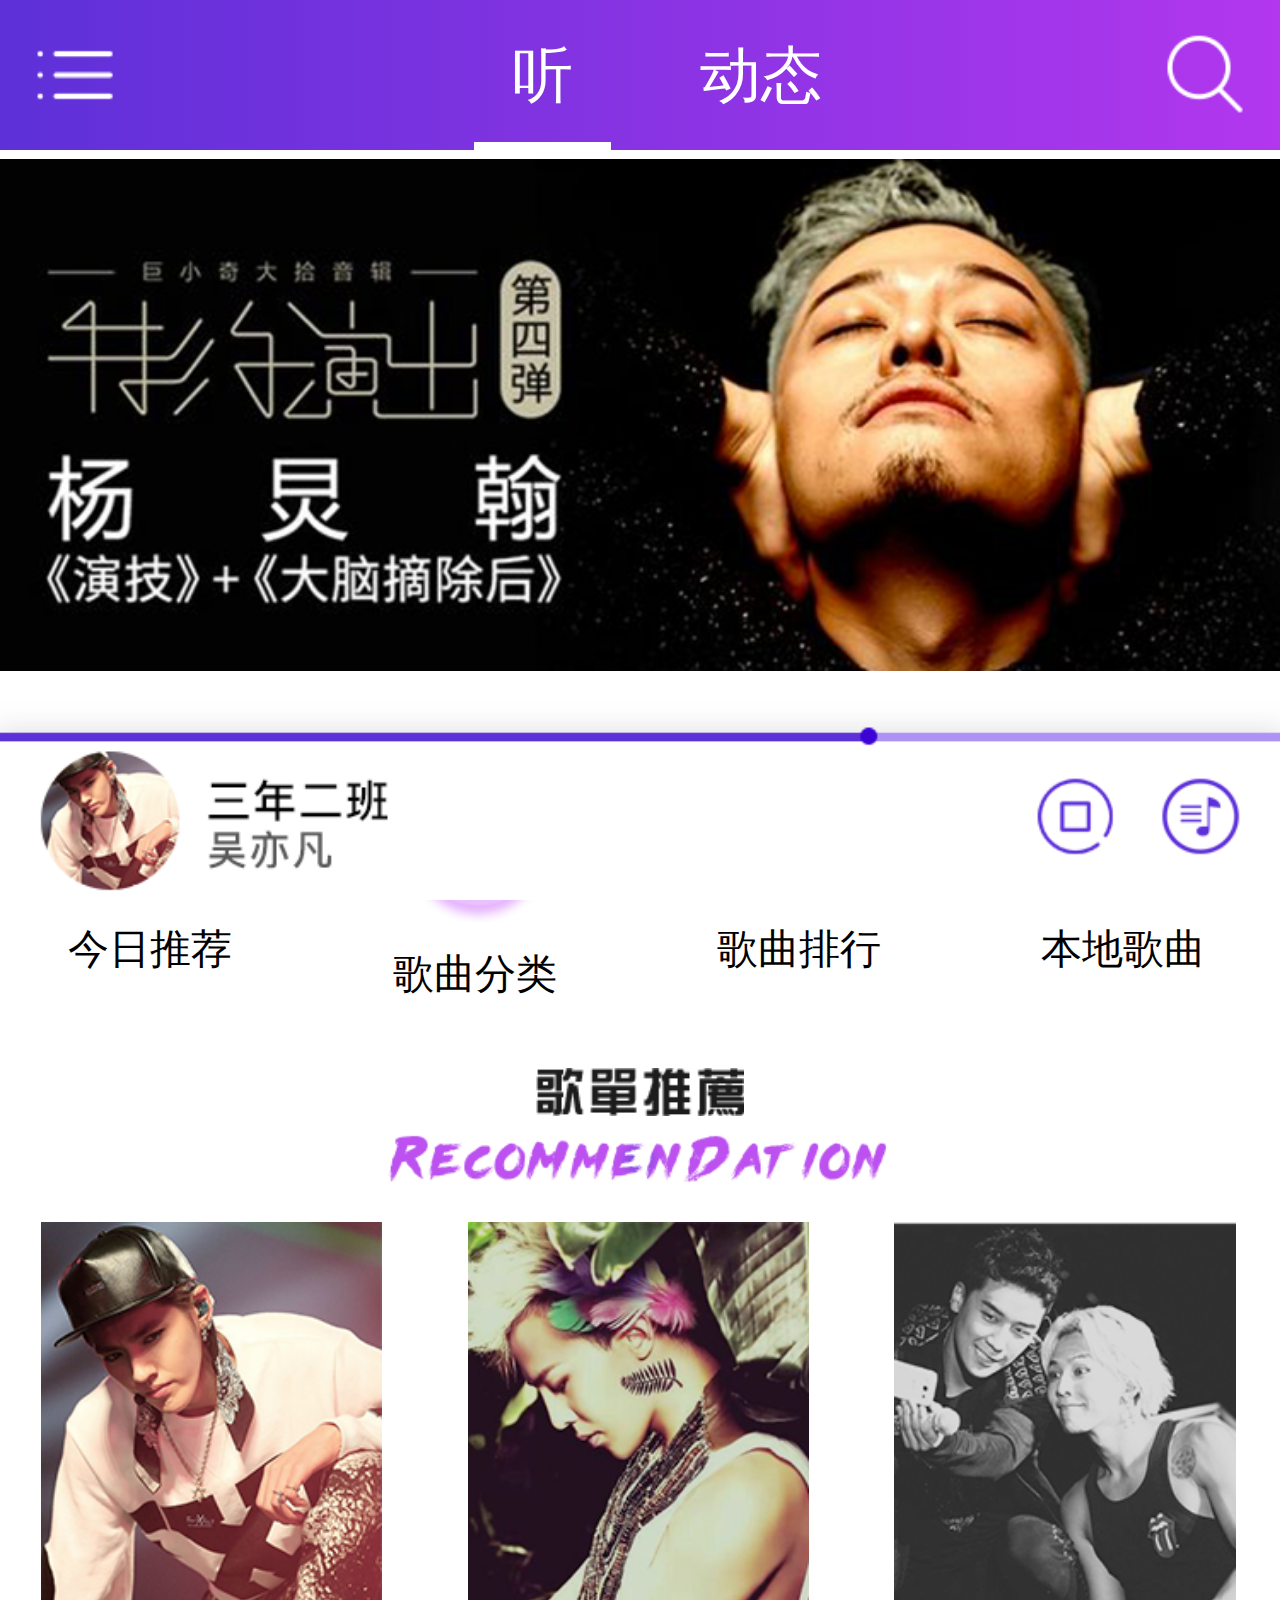
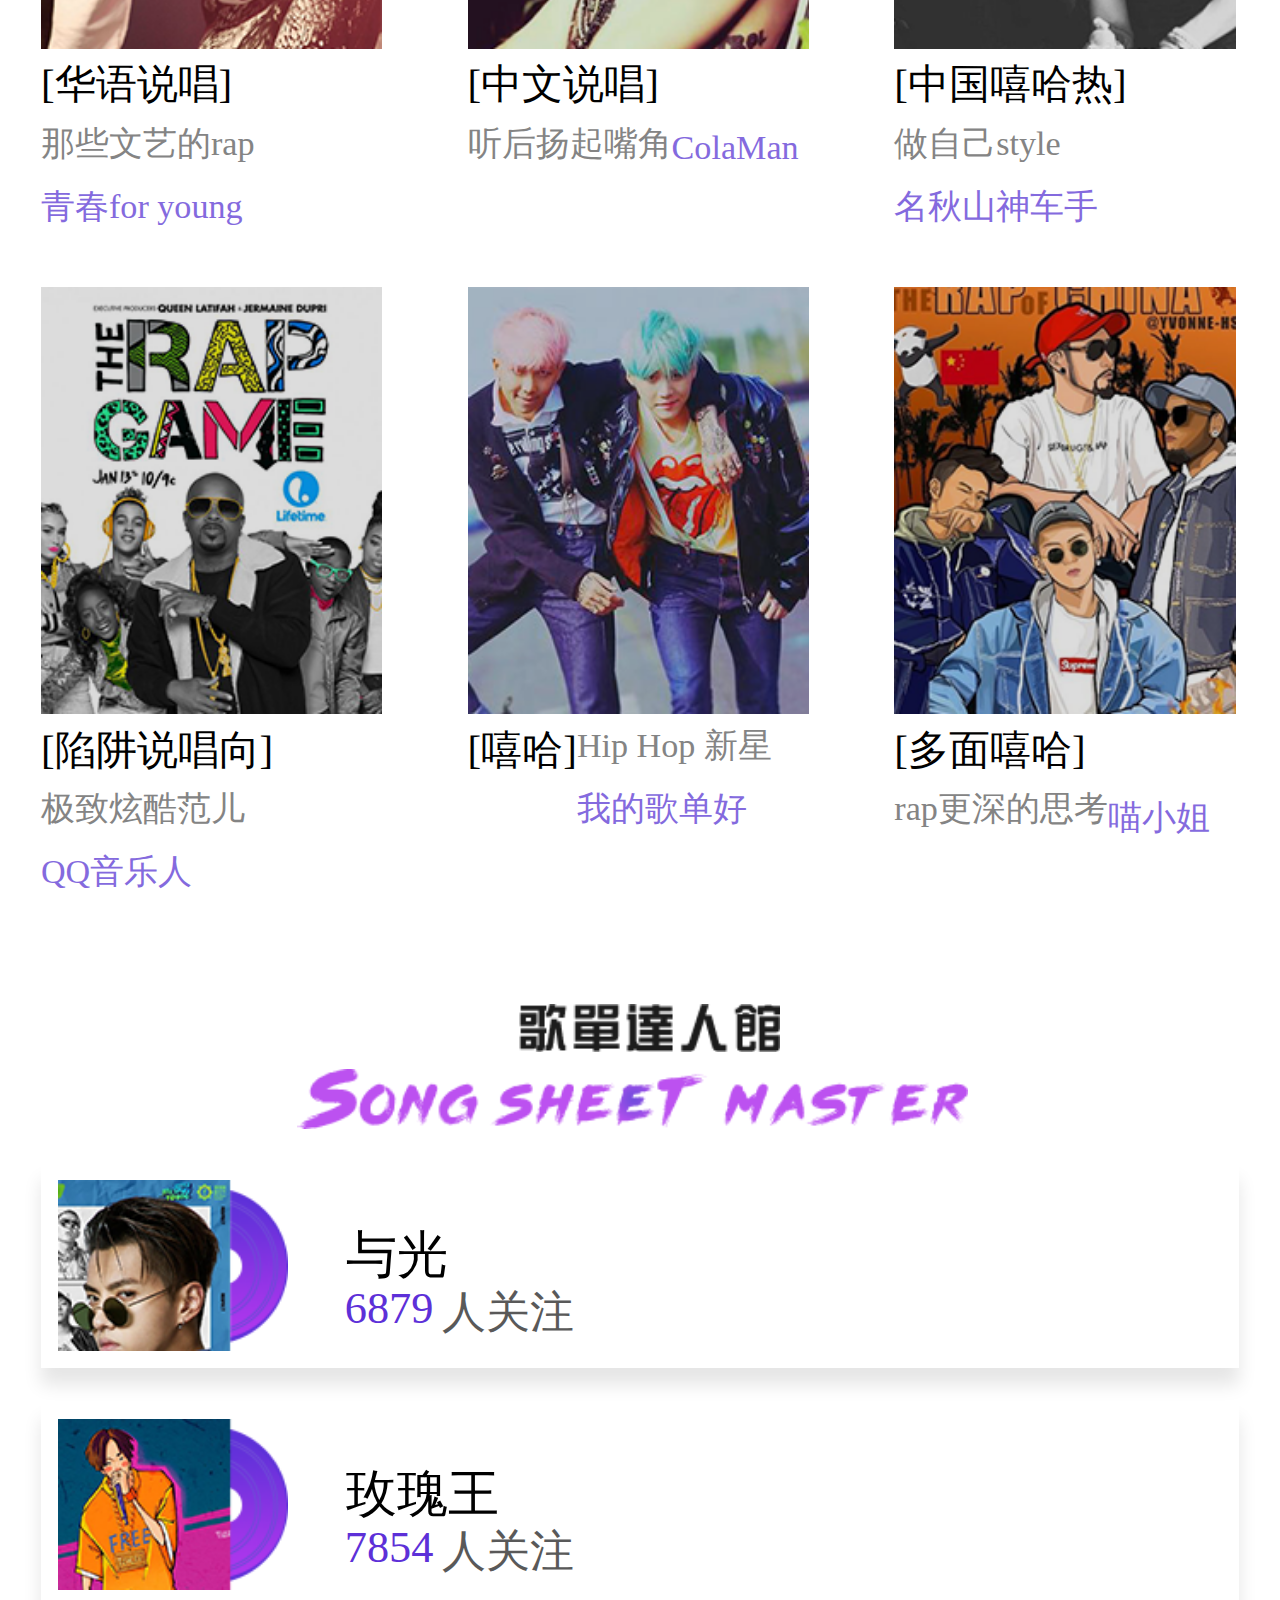
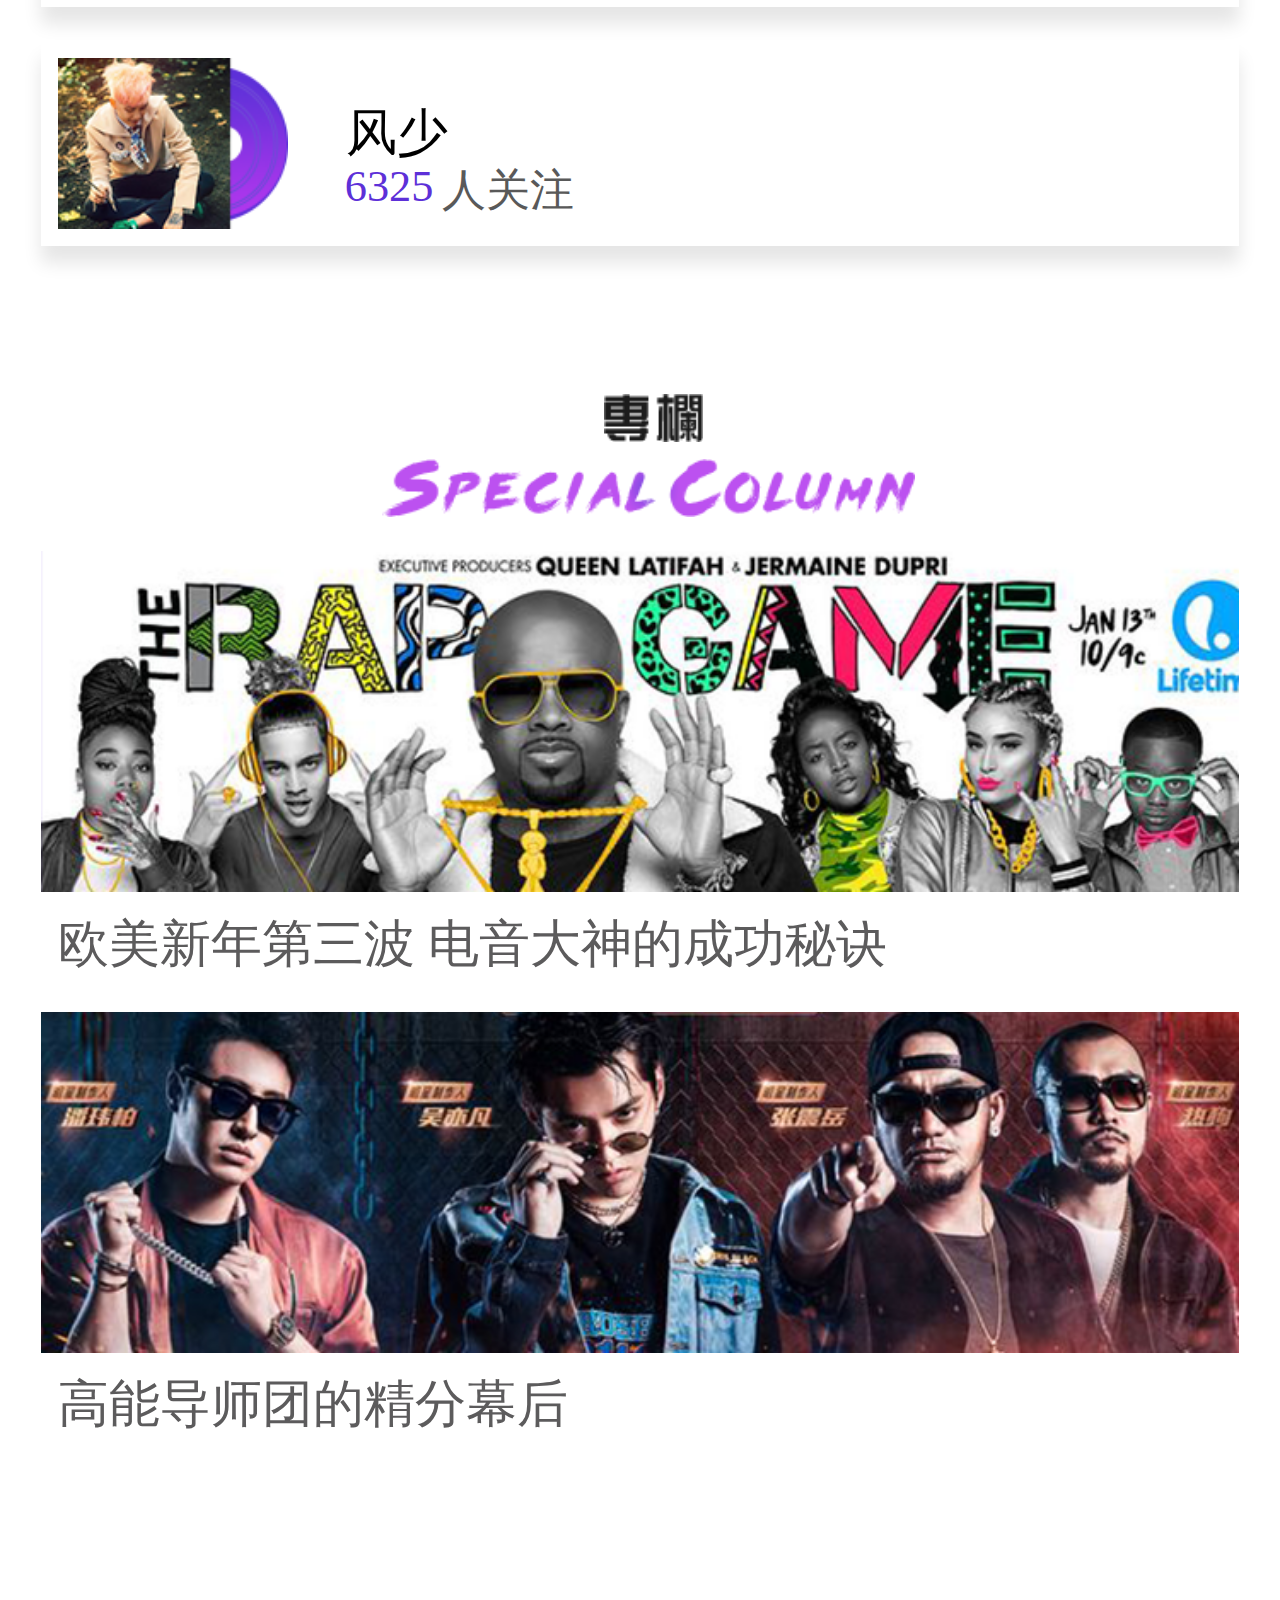
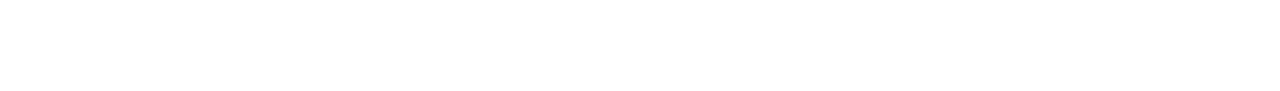
<file: index.html>
<!DOCTYPE html>
<html lang="en">
<head>
	<meta charset="UTF-8">
	<meta name="viewport" content="width=device-width,initial-scale=1.0,maximum-scale=1.0,user-scalable=0">
	<title>说唱家官网首页</title>
	<link rel="stylesheet" href="css/swiper.css">
	<link rel="stylesheet" href="css/index.css">
	<script src="js/rem.js"></script>
	<script src="js/swiper-jquery.js"></script>
	<script src="js/swiper.js"></script>
</head>
<body>
	<!--导航开始  -->
	<div class="daohang">
		<a href="geren.html"><div class="xuanxiang"></div></a>
		<div class="ting">听</div>
		<div class="dongtai">动态</div>
		<div class="search"></div>
		<div class="xuanzhong"></div>
	</div>
	<div class="ooo"></div>
	<!-- 导航结束 -->
	<!-- banner开始 -->
	<div class="swiper-container banner">
    <div class="swiper-wrapper">
        <div class="swiper-slide">
        	<img src="img/banner.png" alt="">
        </div>
        <div class="swiper-slide">
        	<img src="img/banner2.png" alt="">
        </div>
        <div class="swiper-slide">Slide 3</div>
    </div>
	</div>
    <!-- 如果需要分页器 -->
    <!-- <div class="swiper-pagination"></div> -->
	
	<!-- banner结束 -->
	
	<!-- 主要内容开始 -->
	<div class="main">
		<div class="neikuan">
			<!-- 选项开始 -->
			<div class="diyi">
				<div class="kuai">
					<img src="img/home-icon-jinrituijian-@2x.png" alt="">
					<a href="">今日推荐</a>
				</div>
				<div class="kuai">
					<a href="liebiaoye/liebiao.html"><img src="img/home-icon-fenlei-@2x.png" alt=""></a>
					<a href="">歌曲分类</a>
				</div>
				<div class="kuai">
					<img src="img/home-icon-gequpaihang-@2x.png" alt="">
					<a href="">歌曲排行</a>
				</div>
				<div class="kuai">
					<img src="img/home-icon-bendi-@2x.png" alt="">
					<a href="">本地歌曲</a>
				</div>
			</div>
			<!-- 选项结束 -->

			<!-- 歌单推荐 -->
			<div class="dier">
				<div class="biaoti">
					<div class="zhongwen"></div>
					<div class="yingwen"></div>
				</div>
				<div class="xia">
					<div class="kuai">
						<img src="img/2.4.png" alt="">
						<div class="wenzi1">[华语说唱]</div>
						<div class="wenzi2">那些文艺的rap</div>
						<div class="wenzi3">青春for young</div>
					</div>
					<div class="kuai">
						<img src="img/2.1.png" alt="">
						<div class="wenzi1">[中文说唱]</div>
						<div class="wenzi2">听后扬起嘴角</div>
						<div class="wenzi3">ColaMan</div>
					</div>
					<div class="kuai">
						<img src="img/2.2.png" alt="">
						<div class="wenzi1">[中国嘻哈热]</div>
						<div class="wenzi2">做自己style</div>
						<div class="wenzi3">名秋山神车手</div>
					</div>
					<div class="kuai">
						<img src="img/2.3.png" alt="">
						<div class="wenzi1">[陷阱说唱向]</div>
						<div class="wenzi2">极致炫酷范儿</div>
						<div class="wenzi3">QQ音乐人</div>
					</div>
					<div class="kuai">
						<img src="img/2.5.png" alt="">
						<div class="wenzi1">[嘻哈]</div>
						<div class="wenzi2">Hip Hop 新星</div>
						<div class="wenzi3">我的歌单好</div>
					</div>
					<div class="kuai">
						<img src="img/2.6.png" alt="">
						<div class="wenzi1">[多面嘻哈]</div>
						<div class="wenzi2">rap更深的思考</div>
						<div class="wenzi3">喵小姐</div>
					</div>
				</div>
			</div>
			<!-- 歌单结束 -->
			<!-- 歌单达人馆开始 -->
			<div class="disan">
				<div class="biaoti">
				    <div class="zhongwen"></div>
				    <div class="yingwen"></div>
			    </div>
			    <div class="xia">
				    <div class="kuai">
				    	<img src="img/3.1.png" alt="">
				    	<div class="wenzi1">与光</div>
				    	<div class="wenzi2">6879</div>
				    	<div class="wenzi3">人关注</div>
				    </div>
				    <div class="kuai">
				    	<img src="img/3.2.png" alt="">
				    	<div class="wenzi1">玫瑰王</div>
				    	<div class="wenzi2">7854</div>
				    	<div class="wenzi3">人关注</div>
				    </div>
					<div class="kuai">
						<img src="img/3.3.png" alt="">
				    	<div class="wenzi1">风少</div>
				    	<div class="wenzi2">6325</div>
				    	<div class="wenzi3">人关注</div>
					</div>
				</div>
			</div>
			<!-- 歌单达人馆结束 -->
			<!-- 专栏开始 -->
			<div class="disi">
				<div class="biaoti">
					<div class="zhongwen"></div>
					<div class="yingwen"></div>
				</div>
				<div class="neirong">
					<div class="kuai">
						<img src="img/1.1.png" alt="">
						<div class="wenzi">欧美新年第三波  电音大神的成功秘诀</div>
					</div>
					<div class="kuai">
						<img src="img/1.2.png" alt="">
						<div class="wenzi">高能导师团的精分幕后</div>
					</div>
				</div>
			</div>
			<!-- 专栏结束 -->

		</div>
	</div>
	<!-- 主要内容结束 -->
	<!-- tab开始 -->
	<div class="bofang"><img src="img/999@2x.png" alt=""></div>
	<!-- tab结束 -->
</body>
</html>
</file>
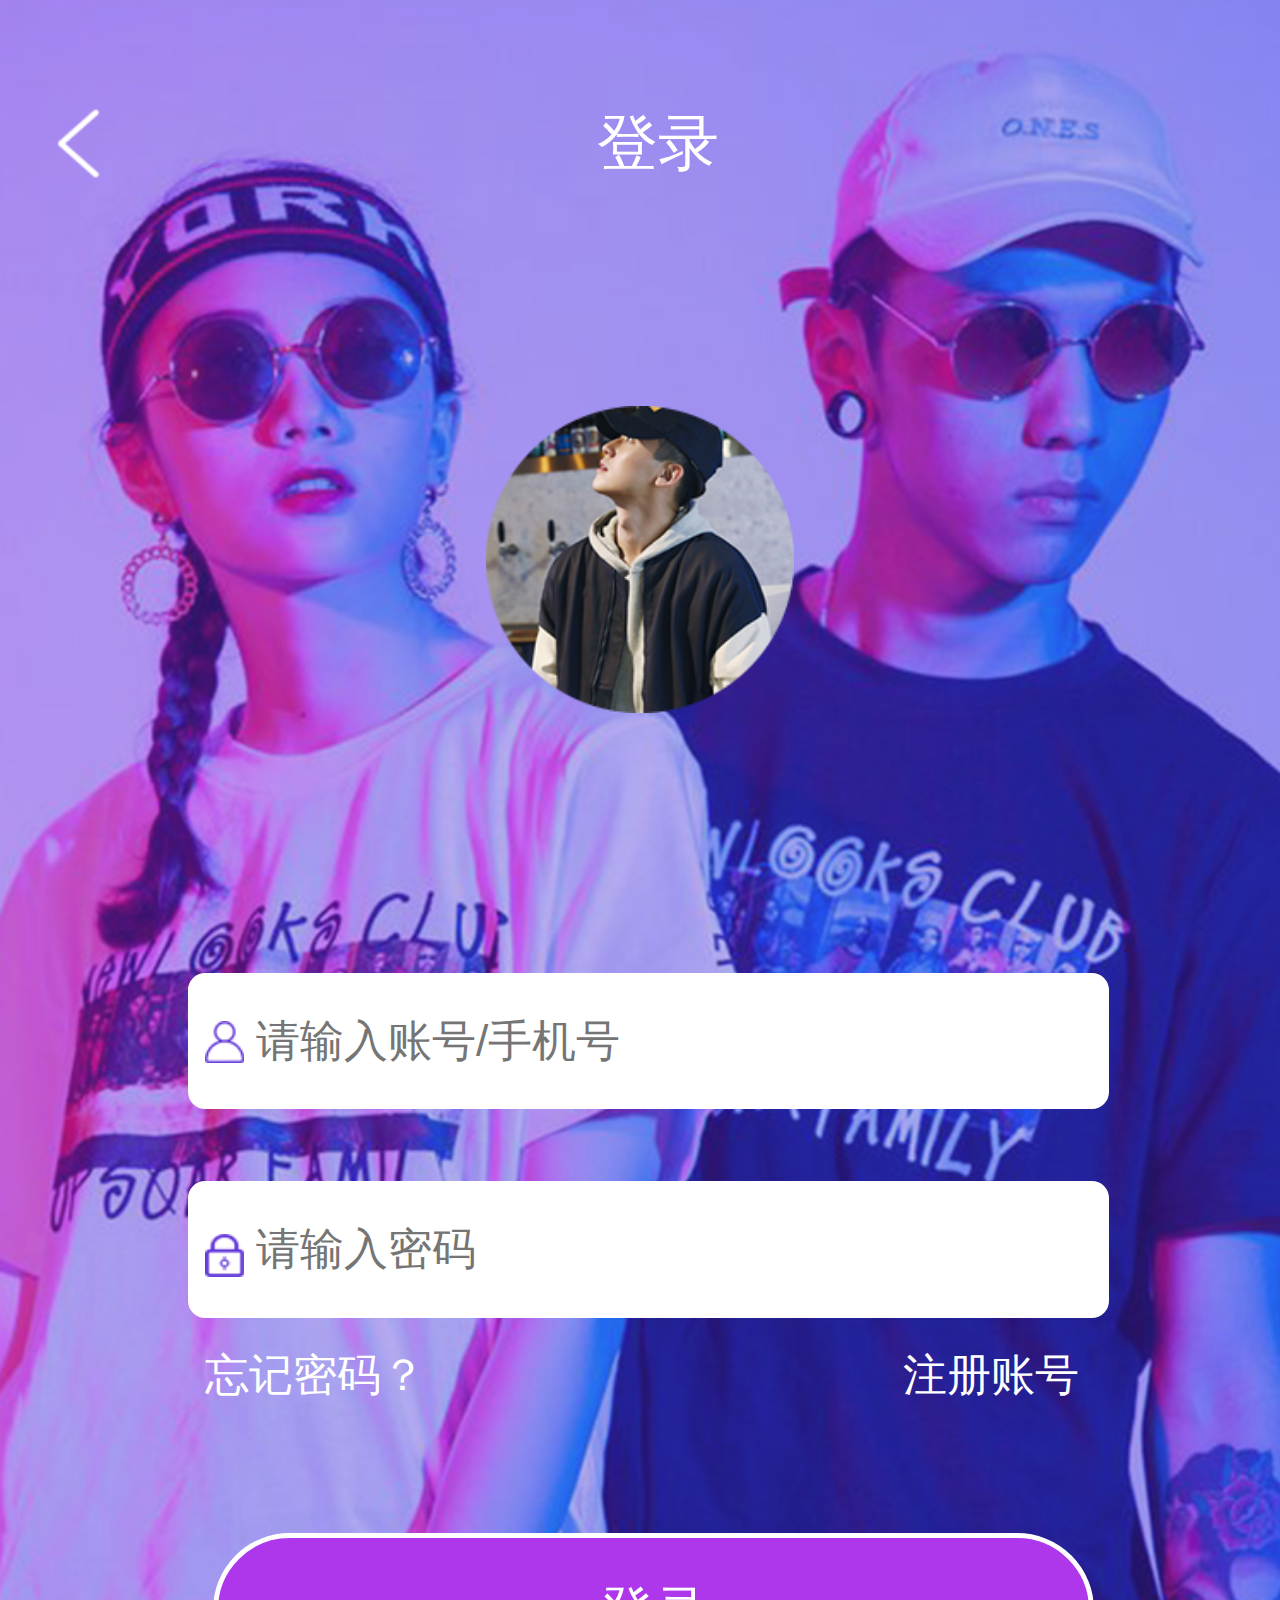
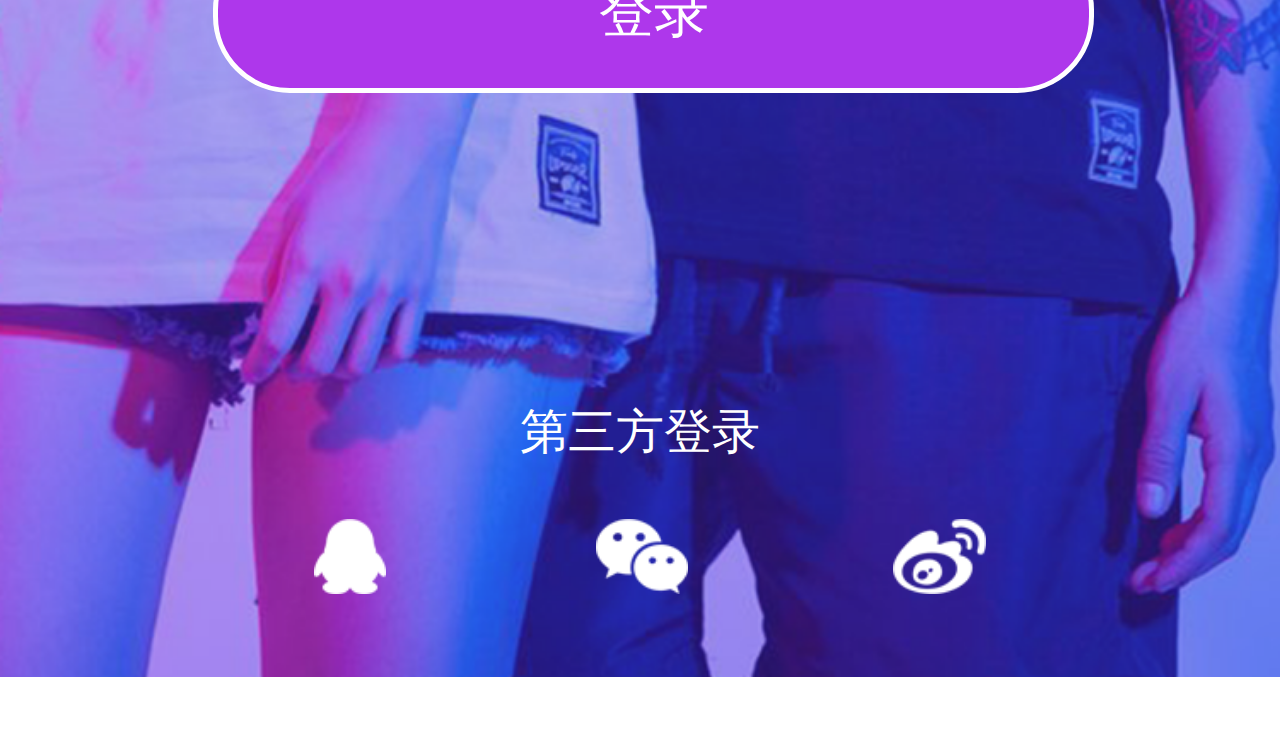
<file: denglu.html>
<!DOCTYPE html>
<html lang="en">
<head>
	<meta charset="UTF-8">
	<meta name="viewport" content="width=device-width,initial-scale=1.0,maximum-scale=1.0,user-scalable=0">
	<title>登录</title>
	<link rel="stylesheet" href="css/denglu.css">
	<script src="js/rem.js"></script>
</head>
<body>
	<!-- 开始 -->
	<div class="beijing">
		<div class="diyi">
			<a href="index.html"><img src="img/7@2x.png" alt=""></a>
			<div class="wenzi">登录</div>
		</div>
		<div class="touxiang">
			<img src="img/touxiang22.png" alt="">
		</div>
		<div class="box">
			<input type="text" placeholder="请输入账号/手机号">
			<input type="text" placeholder="请输入密码">
			<img src="img/ren@2x.png" alt="">
			<img src="img/mima.png" alt="" class="mima">
		</div>
		<div class="dier">
			<div class="wenzi">忘记密码？</div>
			<a href="zhuce.html"><div class="wenzi1">注册账号</div></a>
		</div>
		<div class="denglu">登录</div>
		<div class="disan">
			<div class="zi">第三方登录</div>
			<div class="box2">
				<div class="qq">
					<img src="img/qq@2x.png" alt="">
				</div>
				<div class="wx">
					<img src="img/wx@2x.png" alt="">
				</div>
				<div class="wb">
					<img src="img/wb@2x.png" alt="">
				</div>
			</div>
		</div>
	</div>
	<!-- 结束 -->
</body>
</html>
</file>
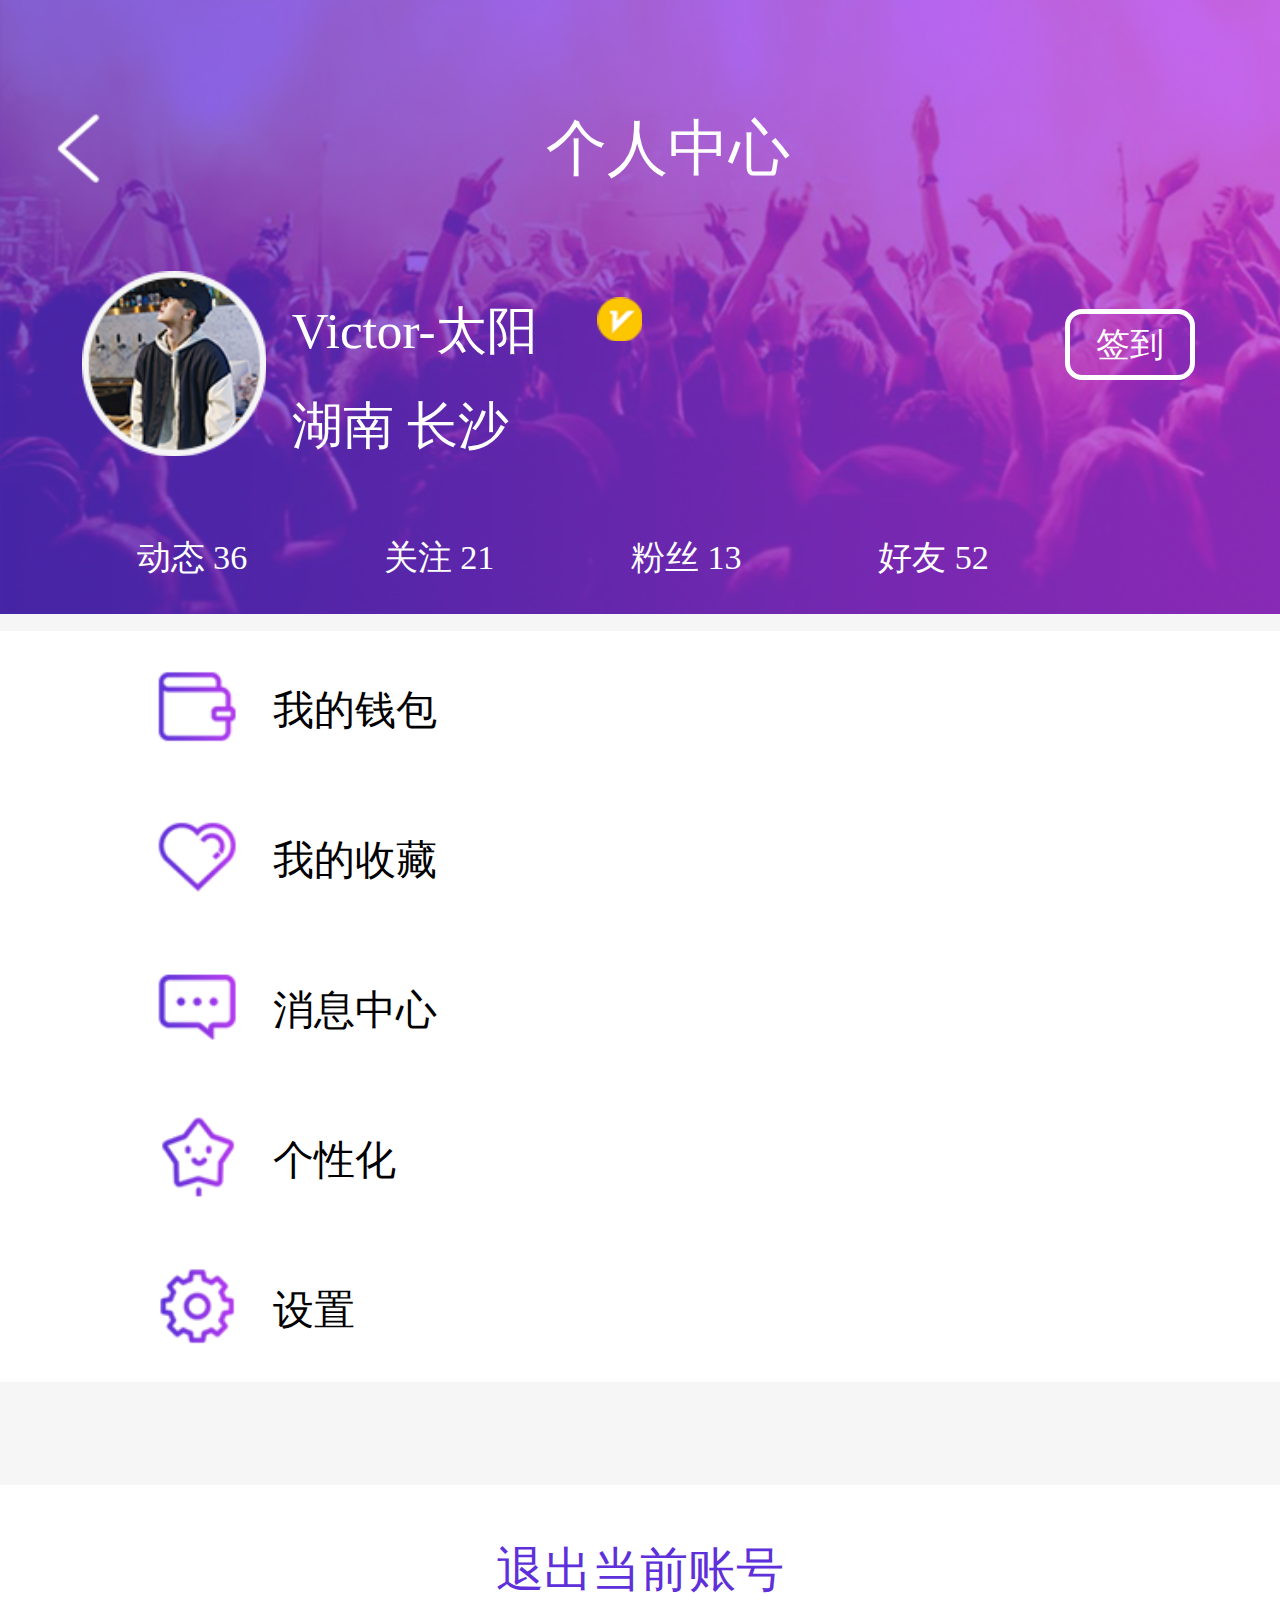
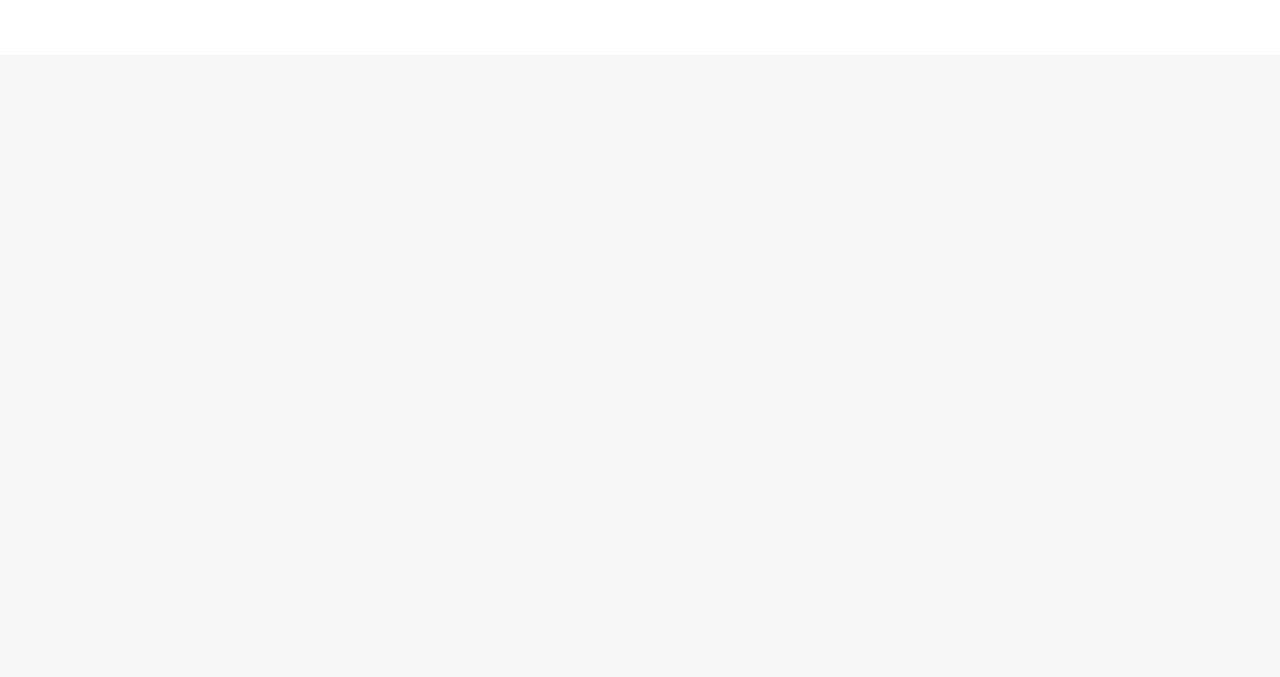
<file: geren.html>
<!DOCTYPE html>
<html lang="en">
<head>
	<meta charset="UTF-8">
	<meta name="viewport" content="width=device-width,initial-scale=1.0,maximum-scale=1.0,user-scalable=0">
	<title>个人中心</title>
	<link rel="stylesheet" href="css/geren.css">
	<script src="js/rem.js"></script>
</head>
<body>
	<!-- 开始 -->


	<!-- 顶部开始 -->
	<div class="top">
		<div class="diyi">
			<a href="index.html"><div class="zuo"></div></a>
			<div class="zi">个人中心</div>
		</div>
		<div class="dier">
			<div class="touxiang"></div>
			<div class="wenzi">
				<div class="vip"></div>
				<a href="">Victor-太阳</a>
				<a href="">湖南 长沙</a>
			</div>
			<div class="qiandao">签到</div>
		</div>
		<div class="disan">
			<div class="xuanxiang">
				<a href="">动态 36</a>
				<!-- <span>|</span> -->
				<a href="">关注 21</a>
				<!-- <span>|</span> -->
				<a href="">粉丝 13</a>
				<!-- <span>|</span> -->
				<a href="">好友 52</a>
			</div>
		</div>
	</div>
	<!-- 顶部结束 -->

	<!-- 底部开始 -->
	<div class="liebiao">
		<div class="beijing">
			<div class="shang">
				<div class="box">
					<img src="img/geren-icon-qianbao-dianji-@2x.png" alt="">
					<div class="wenzi">我的钱包</div>
				</div>
				<div class="box">
					<img src="img/geren-icon-shoucang-dianji-@2x.png" alt="">
					<div class="wenzi">我的收藏</div>
				</div>
				<div class="box">
					<img src="img/geren-icon-xiaoxi-dianji-@2x.png" alt="">
					<div class="wenzi">消息中心</div>
				</div>
				<div class="box">
					<img src="img/geren-icon-gexinghua-dianji-@2x.png" alt="">
					<div class="wenzi">个性化</div>
				</div>
				<div class="box">
					<img src="img/geren-icon-shezhi-dianji-@2x.png" alt="">
					<div class="wenzi">设置</div>
				</div>
			</div>
			<a href="denglu.html"><div class="xia">退出当前账号</div></a>
		</div>
	</div>
	<!-- 底部结束 -->
	<!-- 结束 -->
</body>
</html>
</file>
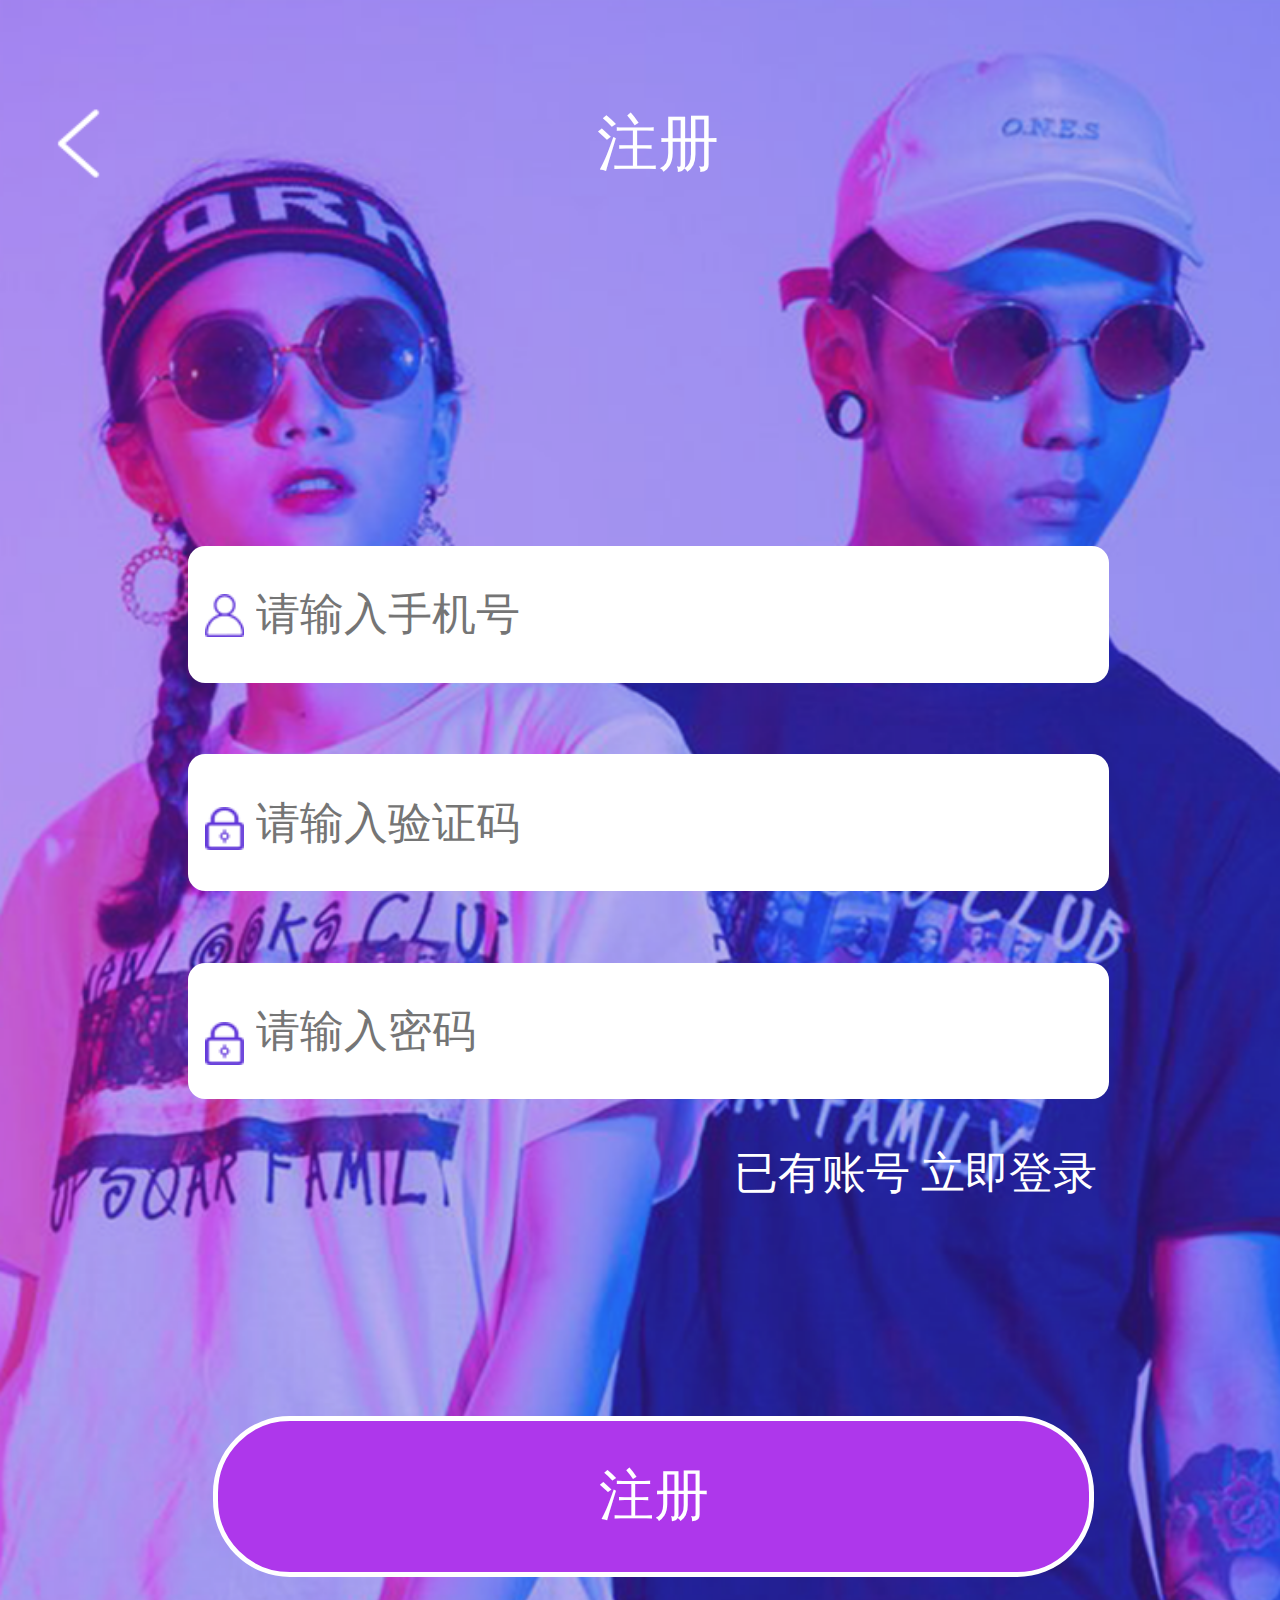
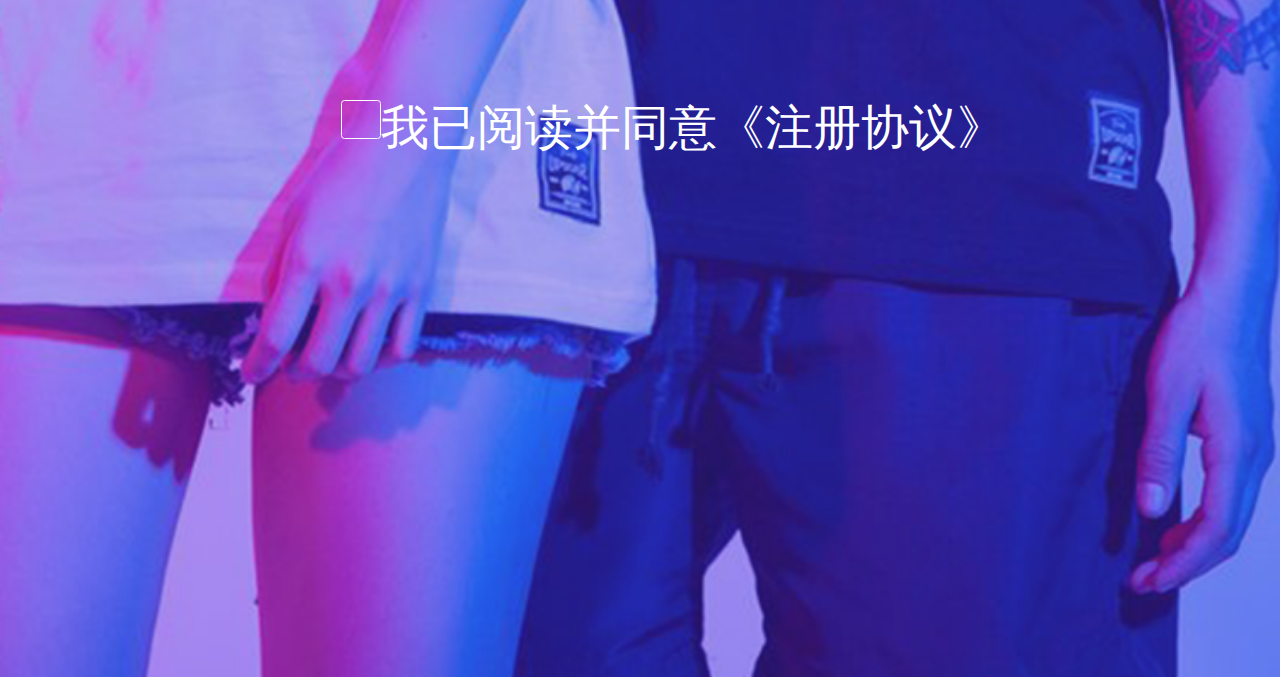
<file: zhuce.html>
<!DOCTYPE html>
<html lang="en">
<head>
	<meta charset="UTF-8">
	<meta name="viewport" content="width=device-width,initial-scale=1.0,maximum-scale=1.0,user-scalable=0">
	<title>注册</title>
	<link rel="stylesheet" href="css/zhuce.css">
	<script src="js/rem.js"></script>
</head>
<body>
	<div class="beijing">
		<div class="diyi">
			<a href="index.html"><img src="img/7@2x.png" alt=""></a>
			<div class="wenzi">注册</div>
		</div>
		<div class="box">
			<input type="text" placeholder="请输入手机号">
			<input type="text" placeholder="请输入验证码">
			<input type="text" placeholder="请输入密码">
			<img src="img/ren@2x.png" alt="">
			<img src="img/mima.png" alt="" class="mima1">
			<img src="img/mima.png" alt="" class="mima2">
		</div>
		<div class="dier">已有账号 立即登录</div>
		<div class="zhuce">注册</div>
		<div class="disan">
			<div class="kuai"></div>
			<div class="wenzi">我已阅读并同意《注册协议》</div>
		</div>
	</div>
</body>
</html>
</file>
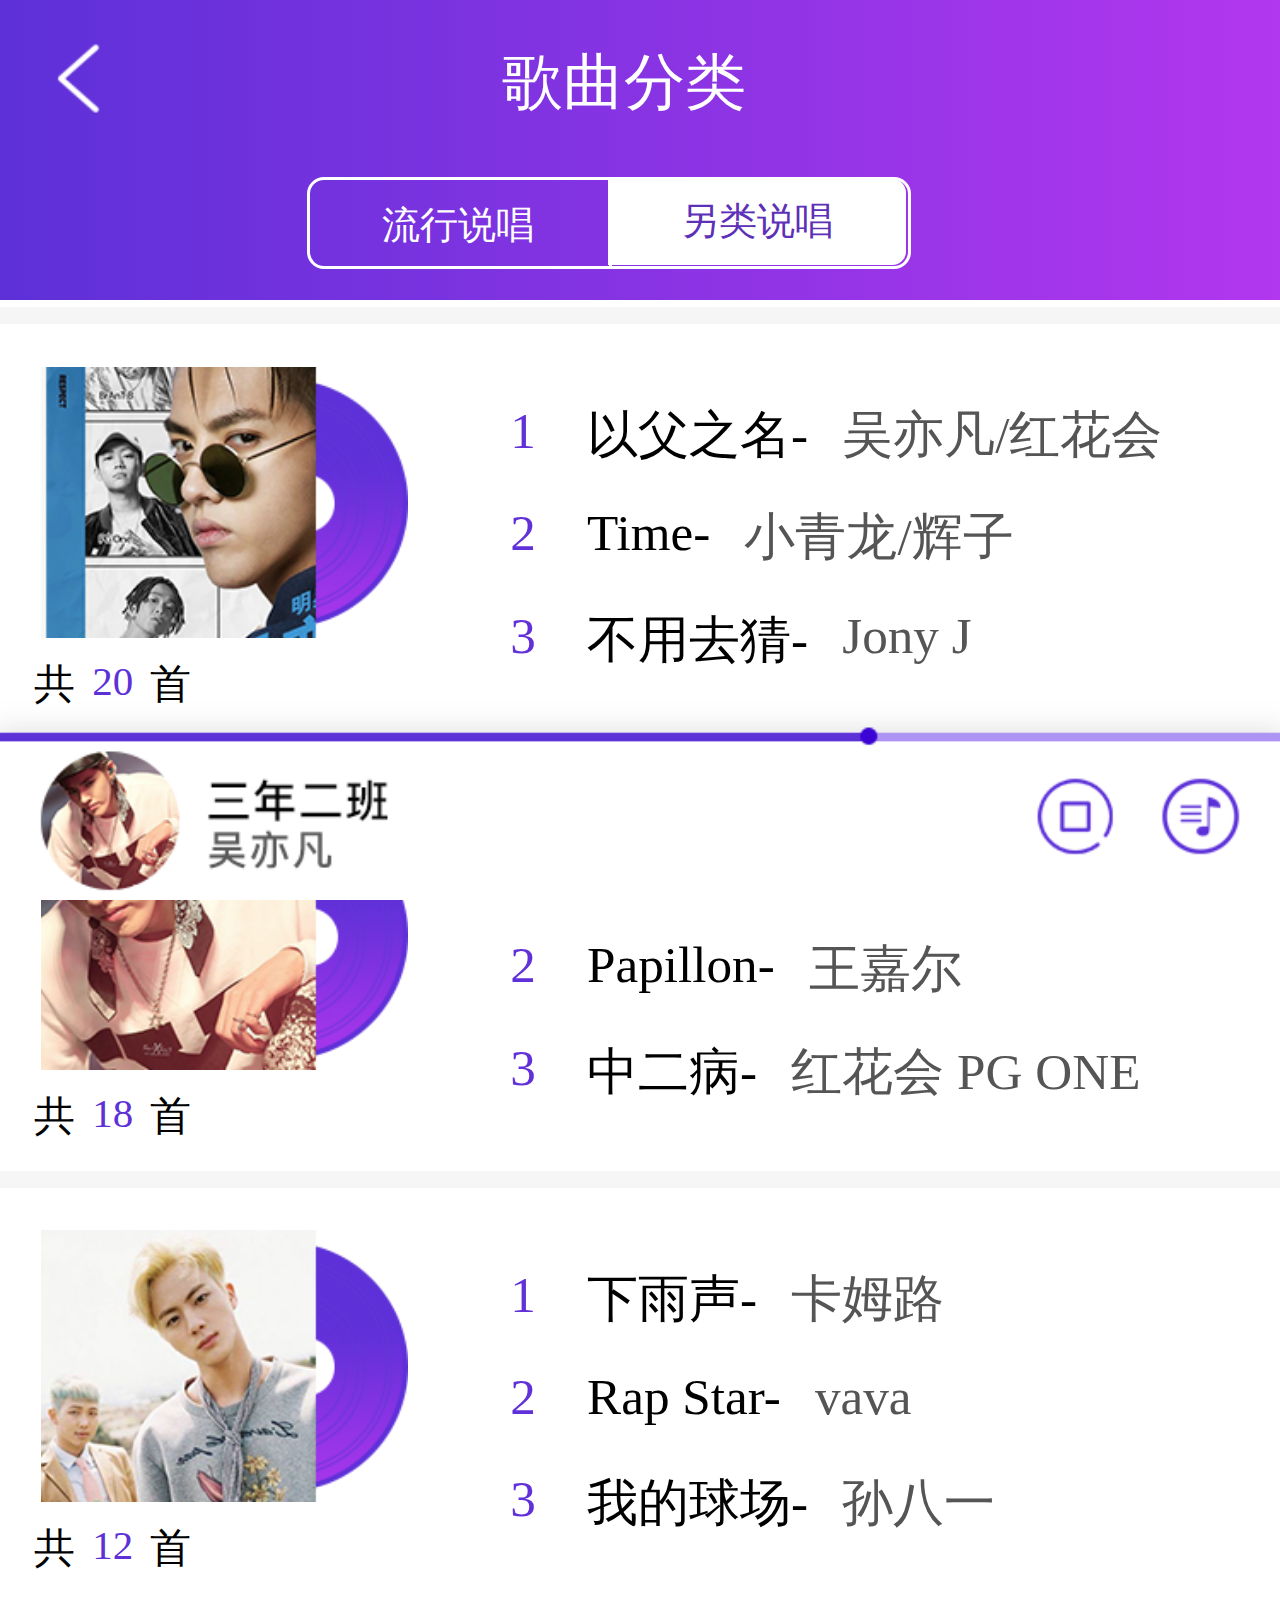
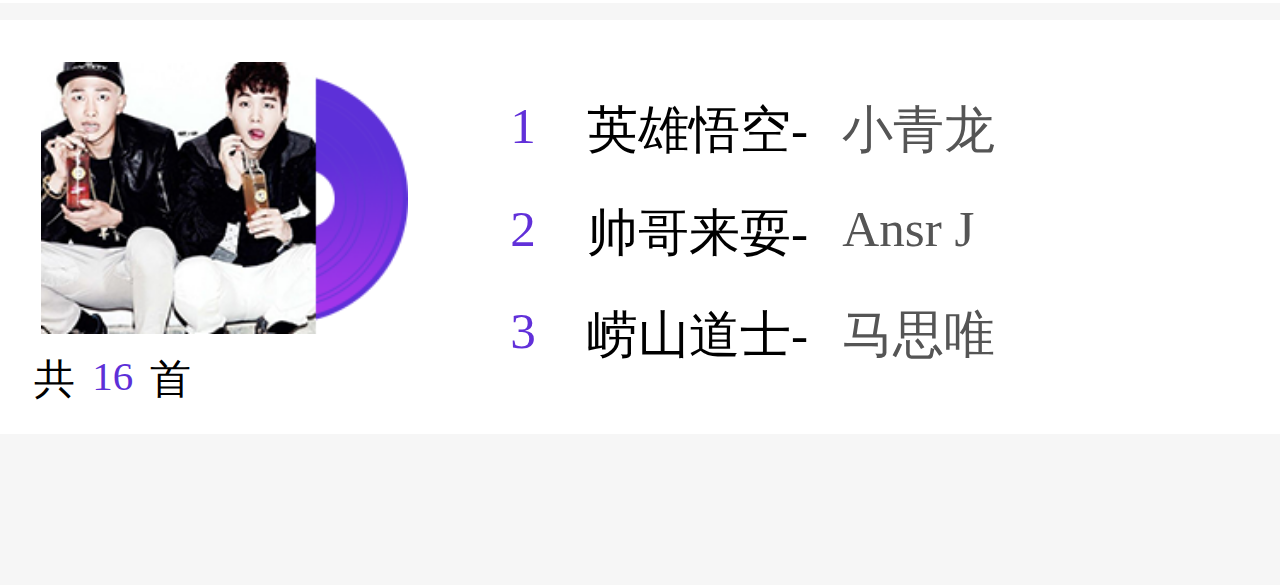
<file: liebiaoye/liebiao.html>
<!DOCTYPE html>
<html lang="en">
<head>
	<meta charset="UTF-8">
	<meta name="viewport" content="width=device-width,initial-scale=1.0,maximum-scale=1.0,user-scalable=0">
	<title>说唱家列表</title>
	<link rel="stylesheet" href="css/liebiao.css">
	<script src="js/rem.js"></script>
</head>
<body>
	<!-- 开始 -->

	<!-- 状态栏开始 -->
	<div class="top">
		<a href="../index.html"><img src="img/7@2x.png" alt=""></a>
		<div class="biaoti">歌曲分类</div>
		<div class="yuanjiao">另类说唱</div>
		<div class="xiaobt">
			<div class="fenge"></div>
			<div class="wenzi1">流行说唱</div>
			<div class="wenzi2">另类说唱</div>
		</div>
	</div>
	<div class="kong"></div>
	<!-- 状态栏结束 -->
	<!-- 内容开始 -->
	<div class="neirong">
		<div class="neikuan">
			<div class="kuai">
				<img src="img/9.1.png" alt="">
				<div class="gequ">
					<div class="di1">
						<div class="wenzi1">1</div>
						<div class="wenzi2">以父之名-</div>
						<div class="wenzi3">吴亦凡/红花会</div>
					</div>
					<div class="di1">
						<div class="wenzi1">2</div>
						<div class="wenzi2">Time-</div>
						<div class="wenzi3">小青龙/辉子      </div>
					</div>
					<div class="di1">
						<div class="wenzi1">3</div>
						<div class="wenzi2">不用去猜-</div>
						<div class="wenzi3">Jony J</div>
					</div>
				</div>
				<div class="jishou">
					<div class="yi">共</div>
					<div class="er">20</div>
					<div class="san">首</div>
				</div>
			</div>
			<div class="kuai">
				<img src="img/9.2.png" alt="">
				<div class="gequ">
					<div class="di1">
						<div class="wenzi1">1</div>
						<div class="wenzi2">6(Live)-</div>
						<div class="wenzi3">吴亦凡    </div>
					</div>
					<div class="di1">
						<div class="wenzi1">2</div>
						<div class="wenzi2">Papillon-</div>
						<div class="wenzi3">王嘉尔    </div>
					</div>
					<div class="di1">
						<div class="wenzi1">3</div>
						<div class="wenzi2">中二病-</div>
						<div class="wenzi3">红花会 PG ONE</div>
					</div>
				</div>
				<div class="jishou">
					<div class="yi">共</div>
					<div class="er">18</div>
					<div class="san">首</div>
				</div>
			</div>
			<div class="kuai">
				<img src="img/9.3.png" alt="">
				<div class="gequ">
					<div class="di1">
						<div class="wenzi1">1</div>
						<div class="wenzi2">下雨声-</div>
						<div class="wenzi3">卡姆路</div>
					</div>
					<div class="di1">
						<div class="wenzi1">2</div>
						<div class="wenzi2">Rap Star-</div>
						<div class="wenzi3">vava</div>
					</div>
					<div class="di1">
						<div class="wenzi1">3</div>
						<div class="wenzi2">我的球场-</div>
						<div class="wenzi3">孙八一</div>
					</div>
				</div>
				<div class="jishou">
					<div class="yi">共</div>
					<div class="er">12</div>
					<div class="san">首</div>
				</div>
			</div>
			<div class="kuai">
				<img src="img/9.4.png" alt="">
				<div class="gequ">
					<div class="di1">
						<div class="wenzi1">1</div>
						<div class="wenzi2">英雄悟空-</div>
						<div class="wenzi3">小青龙</div>
					</div>
					<div class="di1">
						<div class="wenzi1">2</div>
						<div class="wenzi2">帅哥来耍-</div>
						<div class="wenzi3">Ansr J</div>
					</div>
					<div class="di1">
						<div class="wenzi1">3</div>
						<div class="wenzi2">崂山道士-</div>
						<div class="wenzi3">马思唯</div>
					</div>
				</div>
				<div class="jishou">
					<div class="yi">共</div>
					<div class="er">16</div>
					<div class="san">首</div>
				</div>
			</div>
		</div>
	</div>
	<!-- 结束 -->
	<!-- 播放开始 -->
	<div class="bofang">
		<img src="img/999@2x.png" alt="">
	</div>
	<!-- 播放结束 -->
	
</body>
</html>
</file>
<file: css/index.css>
*{
	padding: 0;
	margin: 0;
	list-style: none;
}
a{
	text-decoration: none;
}

.daohang{
	width: 100%;
	height: 0.88rem;
	background: -webkit-linear-gradient(left,rgba(93,48,216,1),rgba(178,55,238,1));
	/* position: fixed; */
	z-index: 8;
	position: fixed;
	top: 0;
	left: 0;
}
.daohang .xuanxiang{
	width: 0.88rem;
	height: 0.88rem;
	/* background: red; */
	float: left;
/* 	margin-left: 0.24rem; */
	background-image: url('../img/3@2x.png');
	background-position: center;
	background-size: 0.88rem 0.88rem;
}
.daohang .ting{
	width: 0.80rem;
	height: 0.88rem;
	font-size: 0.36rem;
	color: #fff;
	line-height: 0.88rem;
	text-align: center;
	/* background: pink; */
	float: left;
	margin-left: 1.90rem;
}
.daohang .dongtai{
	width: 1.20rem;
	height: 0.88rem;
	font-size: 0.36rem;
	color: #fff;
	line-height: 0.88rem;
	text-align: center;
	/* background: red; */
	float: left;
	margin-left: 0.28rem;
}
.daohang .search{
	width: 0.88rem;
	height: 0.88rem;
	/* background: red; */
	float: right;
/* 	margin-right: 0.24rem; */
	background-image: url('../img/0.2.png');
	background-position: center;
	background-size: 0.88rem 0.88rem;
}
.daohang .xuanzhong{
	width: 0.80rem;
	height: 0.05rem;
	background: #fff;
	position: absolute;
	top: 0.83rem;
	left: 2.78rem;
}

.ooo{
	width: 100%;
	height: 0.88rem;

}
.banner{
	width: 7.50rem;
	height: 3.00rem;
	margin-top: 0.05rem;
	/* margin-bottom: 3.45rem; */
}
.banner img{
	width: 100%;
	height: 100%;
}
/* .main {
	width: 100%;
	height: auto;
	background: #f6f6f6;
} */
.main .neikuan{
	width: 7.02rem;
	height: auto;
	/* background: pink; */
	margin-top: 0.44rem;
	margin-left: 0.24rem;
}
.main .neikuan .diyi{
	width: 100%;
	height: 1.30rem;
	/* background: pink; */
}
.main .neikuan .diyi .kuai{
	width: 1rem;
	height: 1.30rem;
	/* background: green; */
	margin-left: 0.9rem;
	float: left;
}
.main .neikuan .diyi .kuai:nth-child(1){
	margin-left: 0.16rem;
}
.main .neikuan .diyi .kuai img{
	width: 0.88rem;
	height: 0.88rem;
	margin-left: 0.06rem;
	float: left;
}
.main .neikuan .diyi .kuai a{
	font-size: 0.24rem;
	color: #000;
	float: left;
	margin-top: 0.15rem;
}

.main .neikuan .dier{
	width: 100%;
	height: 8.50rem;
	margin-top: 0.59rem;
}
.dier .biaoti{
	height: 0.60rem;
	width: 100%;
}
.dier .biaoti .zhongwen{
	width: 1.22rem;
	height: 0.28rem;
	background-image: url('../img/1.png');
	background-position: center;
	background-size: 1.22rem 0.28rem;
	float: left;
	margin-left: 2.9rem;
}
.dier .biaoti .yingwen{
	width: 3.39rem;
	height: 0.31rem;
	background-image: url('../img/11.png');
	background-position: center;
	background-size: 3.39rem 0.31rem;
	float: left;
	margin-top: 0.1rem;
	margin-left: 1.8rem;
}
.main .neikuan .dier .xia{
	height: 8.8rem;
	width: 100%;
	/* background: blue; */
	margin-top: 0.30rem;
}
.dier .xia .kuai{
	height: 3.60rem;
	width: 2rem;
	/* background: blue; */
	float: left;
	margin-left: 0.5rem;
	margin-bottom: 0.3rem;

}
    
.main .neikuan .dier .kuai:nth-child(1){
	margin-left: 0;
}
.main .neikuan .dier .kuai:nth-child(4){
	margin-left: 0;
}
.main .neikuan .dier .kuai img{
	height: 2.5rem;
	width: 2rem;
	float: left;

}
.main .neikuan .dier .kuai .wenzi1{
	font-size: 0.24rem;
	color: #000;
	float: left;
	margin-top: 0.05rem;
}
.main .neikuan .dier .kuai .wenzi2{
	font-size: 0.20rem;
	color: #848484;
	float: left;
	margin-top: 0.05rem;
}
.main .neikuan .dier .kuai .wenzi3{
	font-size: 0.20rem;
	color: #846ade;
	float: left;
	margin-top: 0.1rem;
}

.main .neikuan .disan{
	width: 100%;
	height: 5.8rem;
	margin-top: 0.5rem;
}
.disan .biaoti{
	height: 0.60rem;
	width: 100%;
}
.disan .biaoti .zhongwen{
	width: 1.53rem;
	height: 0.28rem;
	background-image: url('../img/2.png');
	background-position: center;
	background-size: 1.53rem 0.28rem;
	float: left;
	margin-left: 2.8rem;
}
.disan .biaoti .yingwen{
	width: 3.93rem;
	height: 0.35rem;
	background-image: url('../img/22.png');
	background-position: center;
	background-size: 3.93rem 0.35rem;
	float: left;
	margin-top: 0.1rem;
	margin-left: 1.5rem;
}
.disan .xia{
	width: 100%;
	height: 3rem;
}
.disan .xia .kuai{
	width: 100%;
	height: 1.2rem;
	float: left;
	margin-top: 0.2rem;
	/* background: green; */
	position: relative;
	box-shadow: 0 0.1rem 0.1rem rgba(0, 0, 0, 0.1);
}
.disan .xia .kuai img{
	height: 1rem;
	width: 1.35rem;
	float: left;
	margin-top: 0.1rem;
	margin-left: 0.1rem;
}
.disan .xia .kuai .wenzi1{
	font-size: 0.3rem;
	color: #000;
	float: left;
	margin-top: 0.34rem;
	margin-left: 0.34rem;
}
.disan .xia .kuai .wenzi2{
	font-size: 0.26rem;
	color: #5d30d8;
	float: left;
	position: absolute;
	top: 0.7rem;
	left: 1.78rem;
	/* margin-top: 0.34rem;
	margin-left: 0.34rem; */
}
.disan .xia .kuai .wenzi3{
	font-size: 0.26rem;
	color: #595959;
	float: left;
	/* margin-top: 0.34rem;
	margin-left: 0.34rem; */
	position: absolute;
	top: 0.7rem;
	left: 2.35rem;
}
.disi{
	width: 100%;
	height: 6.5rem;
}
.disi .biaoti{
	height: 0.60rem;
	width: 100%;
}
.disi .biaoti .zhongwen{
	width: 0.58rem;
	height: 0.28rem;
	background-image: url('../img/3.png');
	background-position: center;
	background-size: 0.58rem 0.28rem;
	float: left;
	margin-left: 3.3rem;
}
.disi .biaoti .yingwen{
	width: 3.12rem;
	height: 0.34rem;
	background-image: url('../img/33.png');
	background-position: center;
	background-size: 3.12rem 0.34rem;
	float: left;
	margin-top: 0.1rem;
	margin-left: 2rem;
}
.disi .xia{
	width: 100%;
	height: 5rem;
}
.disi .neirong .kuai{
	width: 100%;
	height: 2.5rem;
	float: left;
	margin-top: 0.2rem;
	/* background: green; */
}
.disi .neirong .kuai img{
	height: 2rem;
	width: 100%;
	float:left;
}
.disi .neirong .kuai .wenzi{
	font-size: 0.3rem;
	color: #5c5b5c;
	float: left;
	margin-top: 0.1rem;
	margin-left: 0.1rem;
}

.bofang{
	width: 100%;
	height: 1.1rem;
	/* position: fixed; */
	/* background: green; */
}
.bofang .jindutiao1{
	width: 100%;
	height: 0.05rem;
	background: #5d31d8;
}
.bofang .jindutiao2{
	width: 5rem;
	height: 0.05rem;
	background: #ad93f4;
	/* position: absolute; */
	float: left;

}
.bofang img{
	width: 100%;
	height: 1.16rem;
	position: fixed;
	bottom: 0;
}
</file>
<file: css/denglu.css>
*{
	padding: 0;
	margin: 0;
	list-style: none;
}
a{
	text-decoration: none;
}
.beijing {
	height: 13.34rem;
	width: 100%;
	background-image: url('../img/beijing@2x.png');
	background-size: cover;
}
.beijing .diyi{
	height: 0.88rem;
	width: 100%;
	float: left;
	margin-top: 0.4rem;
	/* background: pink; */
}
.beijing .diyi img{
	height: 0.44rem;
	height: 0.44rem;
	float: left;
	margin-left: 0.24rem;
	margin-top: 0.22rem;
}
.beijing .diyi .wenzi{
	font-size: 0.36rem;
	color: #fff;
	line-height: 0.88rem;
	margin-left: 3.5rem;
}
.beijing .touxiang img{
	height: 1.8rem;
	width: 1.8rem;
	float: left;
	margin-left: 2.85rem;
	margin-top: 1.1rem;
}
.beijing .box{
	width: 100%;
	height:2rem; 
	margin-top: 1.1rem;
	margin-left: 1.1rem;
	float: left;
	position: relative;
}
.beijing .box input{
	width: 5rem;
	height: 0.8rem;
	background: #fff;
	border-radius: 0.1rem;
	border: #fff solid 0rem;
	font-size: 0.26rem;
	padding-left: 0.4rem;
}
.beijing .box img{
	width: 0.23rem;
	height: 0.25rem;
	display: block;
	position: absolute;
	top:0.7rem ;
	left:0.1rem ;
}
.beijing .box .mima{
	top:1.95rem ;
}
.beijing .dier{
	width: 100%;
	height: 0.3rem;
	float: left;
	margin-top: 0.6rem;
	/* background: pink; */
}
.beijing .dier .wenzi{
	font-size: 0.26rem;
	color: #fff;
	float: left;
	margin-left: 1.2rem;
}
.beijing .dier .wenzi1{
	font-size: 0.26rem;
	color: #fff;
	float: left;
	margin-left: 2.8rem;
}
.beijing .denglu{
	height: 0.88rem;
	width: 5.1rem;
	float: left;
	margin-left: 1.25rem;
	margin-top: 0.8rem;
	background: #ae37eb;
	border-radius: 0.45rem;
	border: #fff solid 0.03rem;
	font-size: 0.32rem;
	color: #fff;
	line-height: 0.88rem;
	text-align: center;
}

.beijing .disan {
	height: 2rem;
	width: 100%;
	float: left;
	margin-top: 1.8rem;
}
.beijing .disan .zi{
	height: 0.3rem;
	width: 100%;
	font-size: 0.28rem;
	float: left;
	text-align: center;
	color: #fff;
}
.beijing .disan .qq img{
	height: 0.44rem;
	width: 0.42rem;
	float: left;
	margin-left: 1.84rem;
	margin-top: 0.4rem;
}
.beijing .disan .wx img{
	height: 0.44rem;
	width: 0.54rem;
	float: left;
	margin-left: 1.23rem;
	margin-top: 0.4rem;
}
.beijing .disan .wb img{
	height: 0.44rem;
	width: 0.55rem;
	float: left;
	margin-left: 1.20rem;
	margin-top: 0.4rem;
}
</file>
<file: css/geren.css>
*{
	padding: 0;
	margin: 0;
	list-style: none;
}
a{
	text-decoration: none;
}
.top{
	width: 100%;
	height: 3.6rem;
	background-image: url('../img/00-@2x.png');
	background-size: cover;
}
.top .diyi{
	width: 100%;
	height: 0.44rem;
	/* background: pink; */
	margin-top: 0.65rem;
	float: left;
}
.top .diyi .zuo{
	width: 0.44rem;
	height: 0.44rem;
	background-image: url('../img/7@2x.png');
	background-size: cover;
	float: left;
	margin-left: 0.24rem;
}
.top .diyi .zi{
	font-size: 0.36rem;
	margin-left: 2.52rem;
	line-height: 0.44rem;
	color: #fff;
	float: left;
}
.top .dier{
	height: 1.08rem;
	width: 100%;
	/* background: pink; */
	float: left;
	margin-top: 0.5rem;
}
.top .dier .touxiang{
	height: 1.08rem;
	width: 1.08rem;
	background-image: url('../img/touxiang@2x.png');
	background-size: cover;
	float: left;
	margin-left: 0.48rem;
}
.top .dier .wenzi{
	height: 100%;
	width: 2.05rem;
	float: left;
	margin-left: 0.15rem;
}
.top .dier .wenzi a{
	color: #fff;
	font-size: 0.3rem;
	float: left;
	margin-top: 0.15rem;
}
.top .dier .wenzi .vip{
	height: 0.26rem;
	width: 0.26rem;
	background-image: url('../img/vip@2x.png');
	background-size: cover;
	float: right;
	margin-top: 0.15rem;
}
.top .dier .qiandao{
	height: 0.36rem;
	width: 0.7rem;
	font-size: 0.2rem;
	color: #fff;
	text-align: center;
	line-height: 0.36rem;
	border-radius: 0.1rem;
	border: #fff solid 0.03rem;
	float: right;
	margin-right: 0.5rem;
	margin-top: 0.22rem;
}

.top .disan .xuanxiang{
	width: 100%;
	height: 0.3rem;
	/* background:pink; */

	float: left;
	margin-top: 0.4rem;

}
.top .disan .xuanxiang a{
	color: #fff;
	font-size: 0.2rem;
	float: left;
	margin-left: 0.8rem;
	line-height: 0.4rem;
}
/* .top .disan .xuanxiang span{
	color: #fff;
	float: left;
} */

.liebiao .beijing{
	width: 100%;
	height: 9.74rem;
	background: #f6f6f6;
	float: left;
}
.liebiao .beijing .shang{
	width: 100%;
	height: 4.40rem;
	background: #fff;
	float: left;
	margin-top: 0.1rem;
}
.liebiao .beijing .shang .box{
	width: 100%;
	height: 0.88rem;
}
.liebiao .beijing .shang .box img{
	height: 0.88rem;
	width: 0.88rem;
	float: left;
	margin-left: 0.72rem;
}
.liebiao .beijing .shang .box .wenzi{
	font-size: 0.24rem;
	color: #000;
	float: left;
	margin-top: 0.3rem;
}
.liebiao .beijing .xia{
	height: 1rem;
	width: 100%;
	color: #5e30d9;
	font-size: 0.28rem;
	text-align: center;
	line-height: 1rem;
	background: #fff;
	float: left;
	margin-top: 0.6rem;
}
</file>
<file: css/zhuce.css>
*{
	padding: 0;
	margin: 0;
	list-style: none;
}
a{
	text-decoration: none;
}
.beijing {
	height: 13.34rem;
	width: 100%;
	background-image: url('../img/beijing@2x.png');
	background-size: cover;
}
.beijing .diyi{
	height: 0.88rem;
	width: 100%;
	float: left;
	margin-top: 0.4rem;
	/* background: pink; */
}
.beijing .diyi img{
	height: 0.44rem;
	height: 0.44rem;
	float: left;
	margin-left: 0.24rem;
	margin-top: 0.22rem;
}
.beijing .diyi .wenzi{
	font-size: 0.36rem;
	color: #fff;
	line-height: 0.88rem;
	margin-left: 3.5rem;
}

.beijing .box{
	width: 100%;
	height:2.92rem; 
	margin-top: 1.5rem;
	margin-left: 1.1rem;
	float: left;
	position: relative;
}
.beijing .box input{
	width: 5rem;
	height: 0.8rem;
	background: #fff;
	border-radius: 0.1rem;
	border: #fff solid 0rem;
	font-size: 0.26rem;
	padding-left: 0.4rem;
}
.beijing .box img{
	width: 0.23rem;
	height: 0.25rem;
	display: block;
	position: absolute;
	top:0.7rem ;
	left:0.1rem ;
}
.beijing .box .mima1{
	top:1.95rem ;
}
.beijing .box .mima2{
	top:3.21rem ;
}
.beijing .dier{
	width: 100%;
	height: 0.3rem;
	float: left;
	margin-top: 1rem;
	font-size: 0.26rem;
	color: #fff;
	float: left;
	margin-left: 4.3rem;
}

.beijing .zhuce{
	height: 0.88rem;
	width: 5.1rem;
	float: left;
	margin-left: 1.25rem;
	margin-top: 1.3rem;
	background: #ae37eb;
	border-radius: 0.45rem;
	border: #fff solid 0.03rem;
	font-size: 0.32rem;
	color: #fff;
	line-height: 0.88rem;
	text-align: center;
}

.beijing .disan {
	height: 2rem;
	width: 100%;
	float: left;
	margin-top: 0.7rem;
}
.beijing .disan .kuai{
	height: 0.22rem;
	width: 0.22rem;
	/* background: pink; */
	border: #fff solid 0.01rem;
	border-radius: 0.02rem;
	float: left;
	margin-left: 2rem;
	margin-top: 0.02rem;
}
.beijing .disan .wenzi{
	height: 0.3rem;
	width: 100%;
	font-size: 0.28rem;
	color: #fff;
	margin-left: 0.5rem;
}
</file>
<file: liebiaoye/css/liebiao.css>
*{
	padding: 0;
	margin: 0;
	list-style: none;
}
a{
	text-decoration: none;
}
.top{
	width: 100%;
	height: 1.76rem;
	position: relative;
	position: fixed;
	top: 0;
	left: 0;
	background: -webkit-linear-gradient(left,rgba(93,48,216,1),rgba(178,55,238,1));
}
.top img{
	width: 0.44rem;
	height: 0.44rem;
	position: absolute;
	top: 0.24rem;
	left: 0.24rem;
}
.top .biaoti{
	width: 1.6rem;
	height: 0.4rem;
	color: #fff;
	font-size: 0.36rem;
	float: left;
	margin-top: 0.24rem;
	margin-left: 2.94rem;
}

.top .xiaobt{
	width: 3.5rem;
	height: 0.5rem;
	border-radius: 0.1rem;
	border: #fff solid 0.02rem;
	float: left;
	margin-left: 1.8rem;
	margin-top: 0.4rem;
}
.top .yuanjiao{
	width: 1.75rem;
	height: 0.5rem;
	background: #fff;
	border-top-right-radius: 0.08rem;
	border-bottom-right-radius: 0.08rem;
	position: absolute;
	top: 1.05rem;
	left: 3.56rem;
	color: #5d30b8;
	font-size: 0.22rem;
	line-height: 0.5rem;
	text-align: center;
}
.top .xiaobt .wenzi1{
	width: 1.1rem;
	height: 0.25rem;
	color: #fff;
	font-size: 0.22rem;
	float: left;
	margin-top: 0.12rem;
	margin-left: -1.35rem;
}
.top .xiaobt .fenge{
	height: 0.5rem;
	width: 0.02rem;
	float: left;
	background: #fff;
	margin-left: 1.75rem;
}
.top .xiaobt .wenzi2{
	width: 1.1rem;
	height: 0.25rem;
	color: #5d30b8;
	font-size: 0.22rem;
	float: left;
	margin-top: 0.12rem;
	margin-left: 0.37rem;
}

.kong{
	width: 100%;
	height: 1.8rem;
}
.neirong{
	width: 100%;
	height: 11rem;
	background: #f6f6f6;
	float: left;
} 
/* .neirong .neikuan{
	width: 7.02rem;
	height: 13.34rem;
} */ 
.neirong .neikuan .kuai{
	width: 100%;
	height: 2.43rem;
	background: #fff;
	float: left;
	margin-top: 0.1rem;
}
.neirong .kuai img{
	height: 1.59rem;
	width: 2.15rem;
	float: left;
	margin-left:0.24rem;
	margin-top: 0.25rem;

}
.neirong .kuai .gequ{
	width: 5rem;
	height: 1.6rem;
	float: left;
	margin-top: 0.25rem;
	/* background: pink; */
}
.neirong .kuai .gequ .di1{
	height: 0.4rem;
	width: 5rem;
	float: left;
	margin-top: 0.2rem;
	/* margin-left: 0.6rem; */
}
.neirong .kuai .gequ .di1 .wenzi1 {
	font-size: 0.3rem;
	color: #6130d9;
	float: left;
	/* margin-top: 0.2rem; */
	margin-left: 0.6rem;
}
.neirong .kuai .gequ .di1 .wenzi2 {
	font-size: 0.3rem;
	color: #000;
	float: left;
	/* margin-top: 0.2rem; */
	margin-left: 0.3rem;
}
.neirong .kuai .gequ .di1 .wenzi3 {
	font-size: 0.3rem;
	color: #555;
	float: left;
	/* margin-top: 0.2rem; */
	margin-left: 0.2rem;
}
.neirong .kuai .jishou{
	height: 0.3rem;
	width: 3rem;
	float: left;
	margin-top: 0.1rem;
}
.neirong .kuai .jishou .yi {
	font-size: 0.24rem;
	color: #000;
	float: left;
	/* margin-top: 0.2rem; */
	margin-left: 0.2rem;
}
.neirong .kuai .jishou .er {
	font-size: 0.24rem;
	color: #5d30d8;
	float: left;
	/* margin-top: 0.2rem; */
	margin-left: 0.1rem;
}
.neirong .kuai .jishou .san {
	font-size: 0.24rem;
	color: #000;
	float: left;
	/* margin-top: 0.2rem; */
	margin-left: 0.1rem;
}
.bofang img{
	width: 100%;
	height: 1.16rem;
	
	bottom: 0;
}
.bofang{
	width: 100%;
	height: 1.16rem;
	/* background: red; */
	position: fixed;
	
	bottom: 0;
}
</file>
